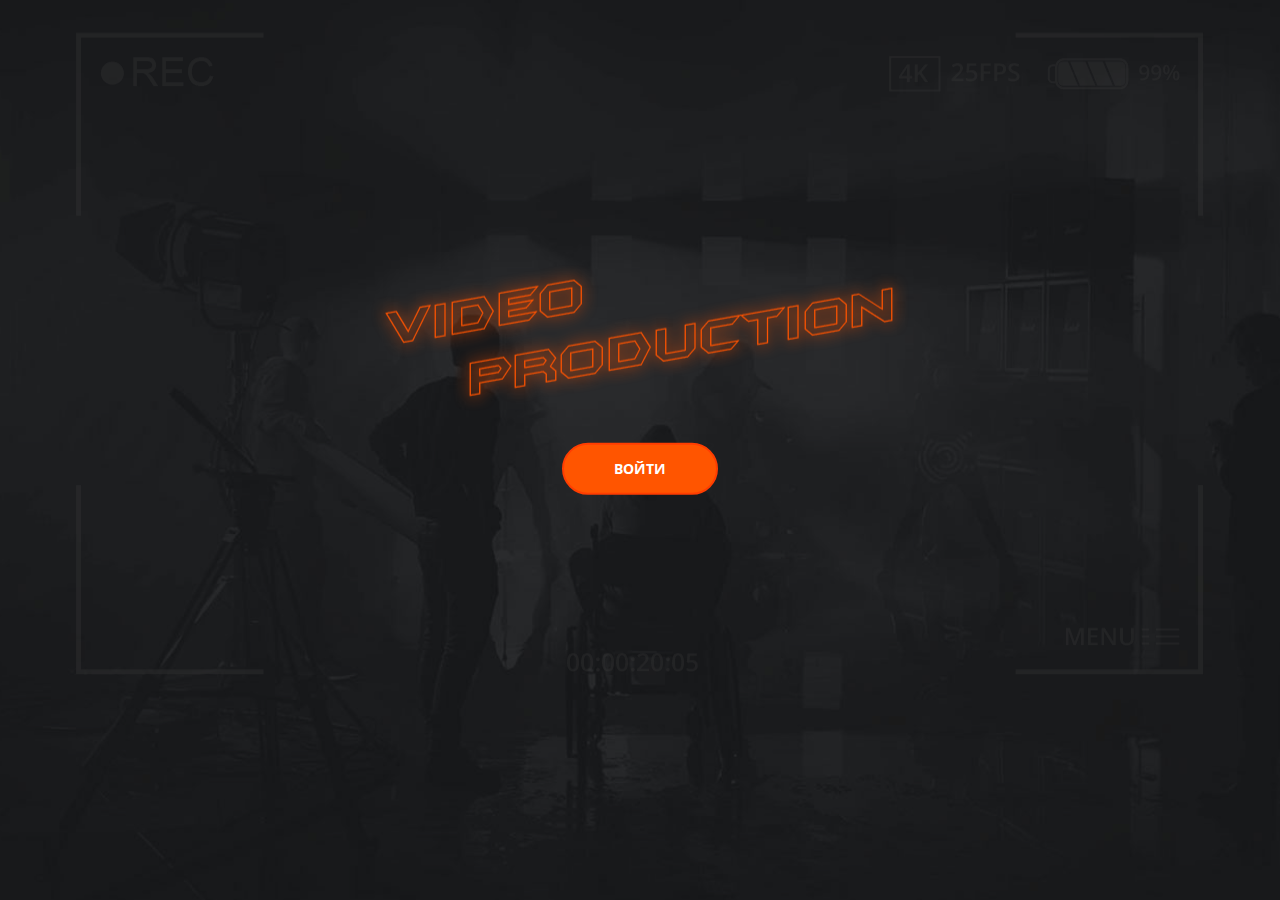
<file: index.html>
<!DOCTYPE html>
<html lang="en">
<head>
    <meta charset="UTF-8">
    <meta name="viewport" content="width=device-width, initial-scale=1.0, maximum-scale=1.0, user-scalable=0">
    <link href="https://fonts.googleapis.com/css2?family=Open+Sans:wght@400;600;700&display=swap" rel="stylesheet">
    <link rel="stylesheet" href="css/welcome-styles.css">
    <title>Войти</title>
</head>
<body>
    <div class="wrapper wrapper--bg">
        
        <div class="enter">
                <img class="enter__rec" src="img/welcome-img/rec.png" alt="">
                <img class="enter__logo" src="img/welcome-img/лого.png" alt="">
                <a href="main.html" class="details">Войти</a>
        </div>
    </div>
</body>
</html>
</file>
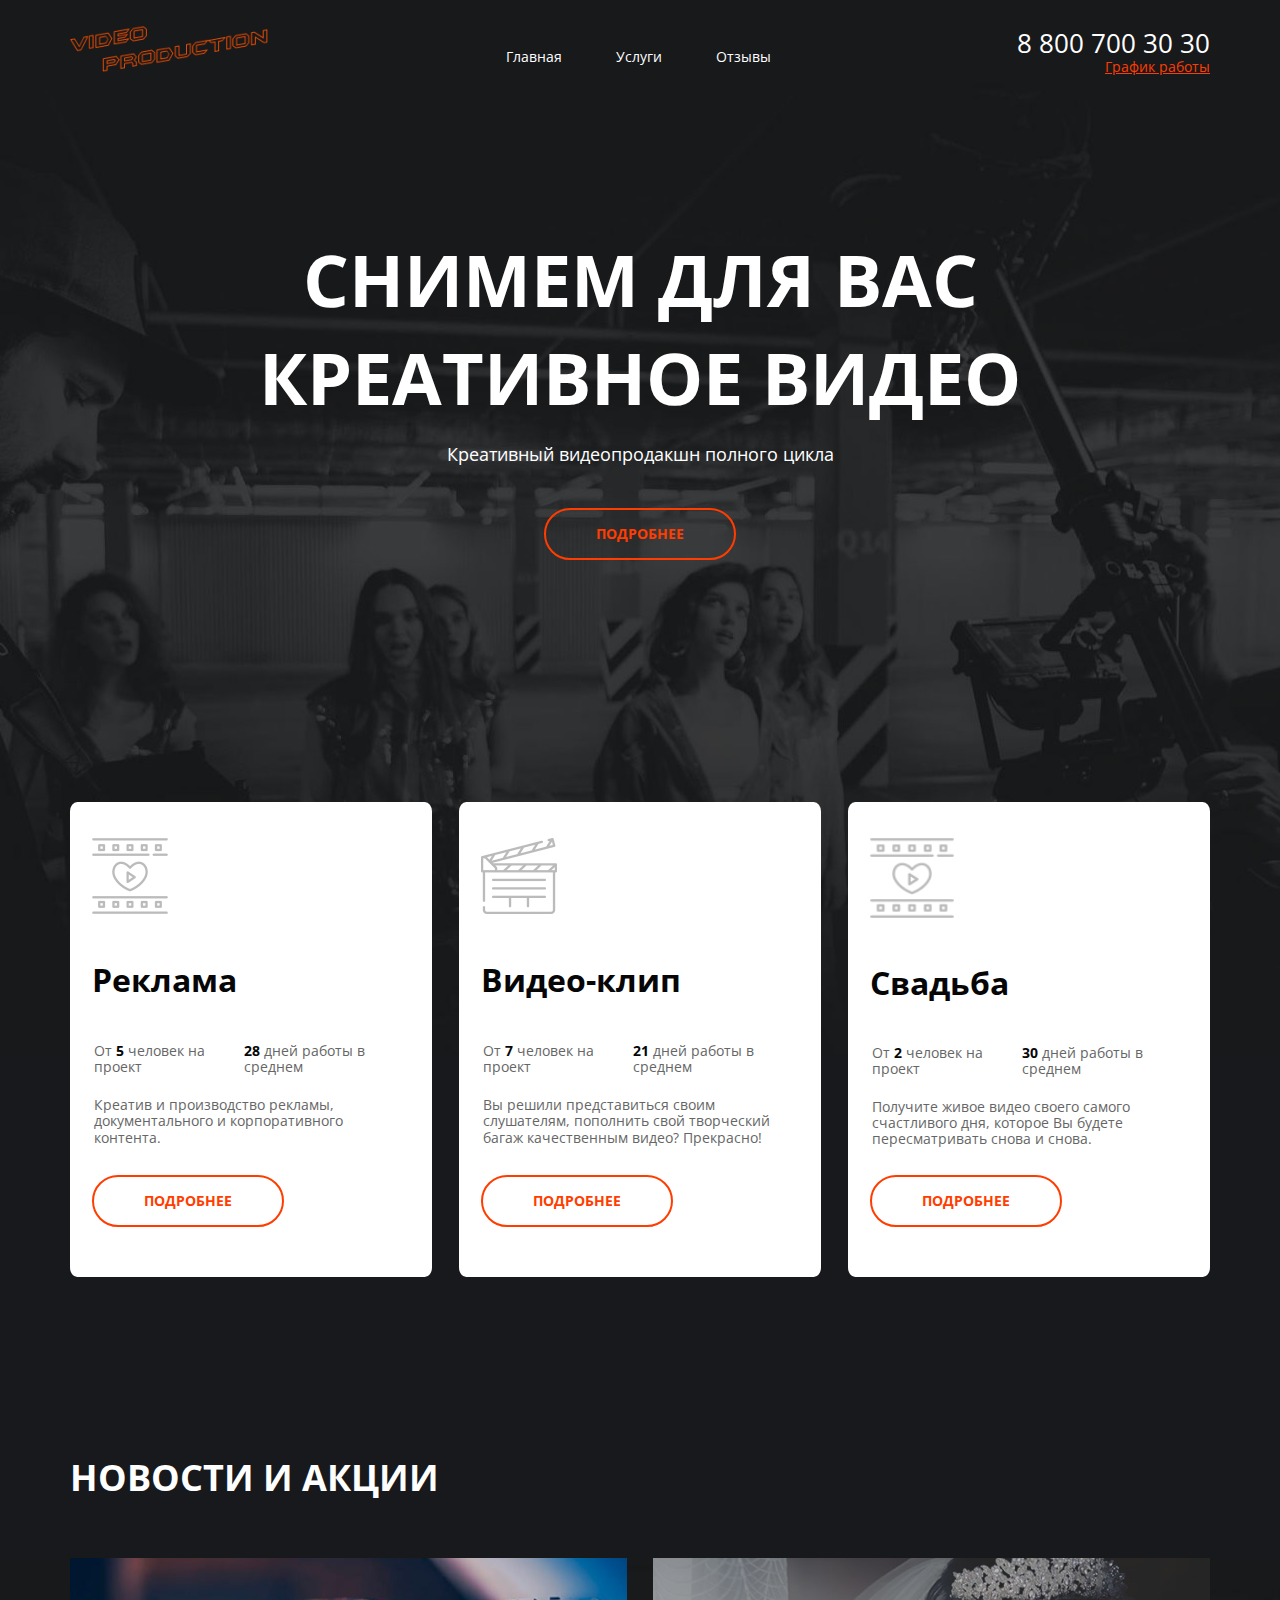
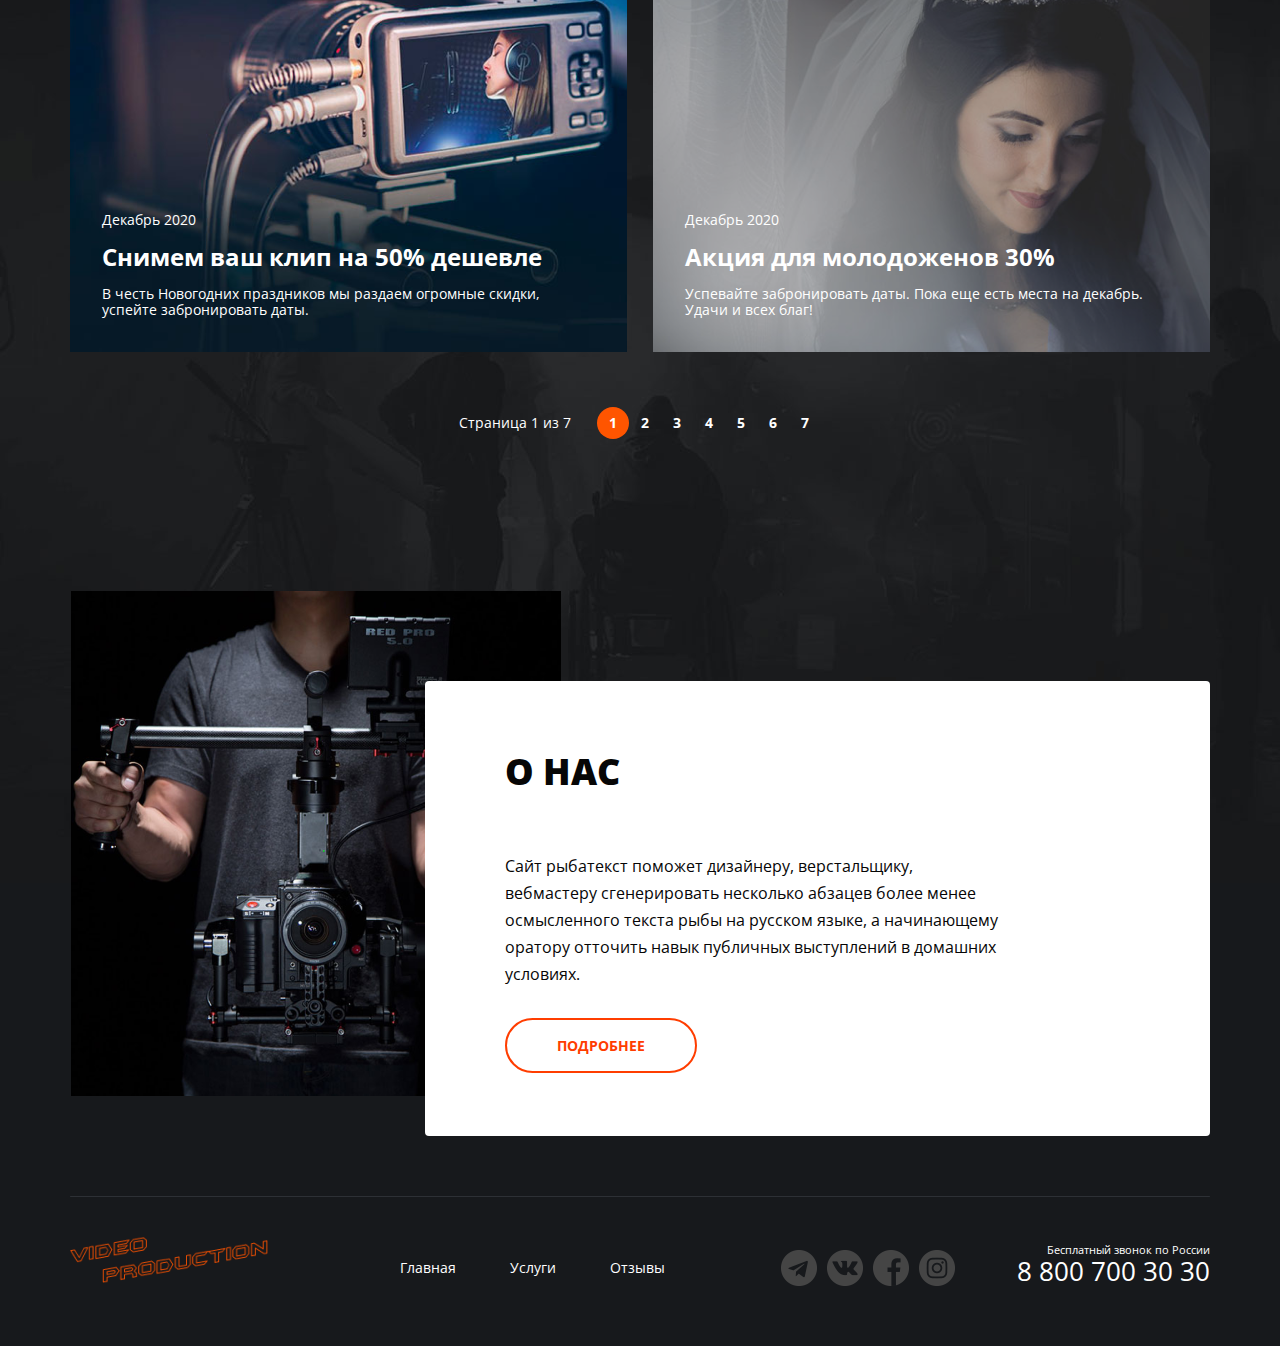
<file: main.html>
<!DOCTYPE html>
<html lang="ru">

<head>
    <meta charset="UTF-8">
    <meta name="viewport" content="width=device-width, initial-scale=1">
    <link href="https://fonts.googleapis.com/css2?family=Open+Sans:wght@400;600;700&display=swap" rel="stylesheet">
    <link rel="stylesheet" href="css/main.css">
    <title>Видеопродакшн</title>
</head>

<body>
    <div class="wrapper main-page-wrapper">
        <div class="wrapper__content">
            <header class="header">
                <div class="container">
                    <a href="" class="logo">
                        <img src="img/logo.png" alt="Логотип" class="logo__img">
                    </a>

                    <ul class="menu">
                        <li class="menu__button"><a href="main.html" class="menu__link">Главная</a></li>
                        <li class="menu__button"><a href="services.html" class="menu__link">Услуги</a></li>
                        <li class="menu__button"><a href="reviews.html" class="menu__link">Отзывы</a></li>
                    </ul>
                    <address class="contacts">
                        <a href="tel:+78007003030" class="contacts__number">8 800 700 30 30</a>
                        <div class="dropdown">
                            <a class="dropdown__link" href="#">График работы</a>
                            <div class="dropdown__menu">
                                <ul class="dropdown__list">
                                    <li class="dropdown__item"><strong>пн-вс: 09:00 - 20:00</strong></li>
                                    <li class="dropdown__item">Обед: 14:00-14:30</li>
                                </ul>
                            </div>
                        </div>
                        
                    </address>
                </div>

            </header>
            <main>
                <div class="container">
                    <section class="main__who-are">
                        <h1 class="main__header">Снимем для вас креативное видео</h1>
                        <p class="main__how">Креативный видеопродакшн полного цикла</p>
                        <a class="details" href="#more">подробнее</a>
                    </section>
                </div>
                

                <section class="more">
                    <div class="container">
                        <ul class="more__list">
                            <li class="more__item">
                                <div class="more__type-of-service">
                                    <div class="item-img item-img--tv"></div>
                                    <h2>Реклама</h2>
                                    <table>
                                        <tr>
                                            <td>От <strong>5</strong> человек на проект</td>
                                            <td><strong>28</strong> дней работы в среднем</td>
                                        </tr>
                                        <tr>
                                            <td colspan="2">Креатив и производство рекламы, документального и корпоративного
                                                контента.</td>
                                        </tr>
                                    </table>
                                    <a href="" class="details">Подробнее</a>
                                </вш>
                            </li>
                            <li class="more__item">
                                <div class="more__type-of-service">
                                    <div class="item-img item-img--clapper"></div>
                                    <h2>Видео-клип</h2>
                                    <table>
                                        <tr>
                                            <td>От <strong>7</strong> человек на проект</td>
                                            <td><strong>21</strong> дней работы в среднем</td>
                                        </tr>
                                        <tr>
                                            <td colspan="2">Вы решили представиться своим слушателям, пополнить свой творческий багаж качественным видео? Прекрасно!</td>
                                        </tr>
                                    </table>
                                    <a href="" class="details">Подробнее</a>
                                </div>
                            </li>
                            <li>
                                <div class="more__type-of-service">
                                    <img src="img/film.png" alt="" class="item-img">
                                    <h2>Свадьба</h2>
                                    <table>
                                        <tr>
                                            <td>От <strong>2</strong> человек на проект</td>
                                            <td><strong>30</strong> дней работы в среднем</td>
                                        </tr>
                                        <tr>
                                            <td colspan="2">Получите живое видео своего самого счастливого дня, которое Вы
                                                будете пересматривать снова и снова.</td>
                                        </tr>
                                    </table>
                                    <a href="" class="details">Подробнее</a>
                                </div>
                            </li>
                        </ul>
                        
                        
                        
                    </div>

                </section>
                <div class="section">
                    <h2>НОВОСТИ И АКЦИИ</h2>
                    <ul class="news">
                        <li class="news__item">
                            <img src="img/camera.png" alt="" class="news__cover">
                            <div class="news__text-content">
                                <time class="news__date">Декабрь 2020</time>
                                <div class="news__title">
                                    <h3>Снимем ваш клип на 50% дешевле</h3>
                                </div>
                                <div class="news__desc">
                                    В честь Новогодних праздников мы раздаем огромные скидки, успейте забронировать
                                    даты.
                                </div>
                            </div>
                        </li>
                        <li class="news__item">
                            <img src="img/wedding.png" alt="" class="news__cover">
                            <div class="news__text-content">
                                <time class="news__date">Декабрь 2020</time>
                                <div class="news__title">
                                    <h3>Акция для молодоженов 30%</h3>
                                </div>
                                <div class="news__desc">
                                    Успевайте забронировать даты. Пока еще есть места на декабрь. Удачи и всех благ!
                                </div>
                            </div>
                        </li>
                    </ul>
                </div>
                <div class="pager">
                    <div class="pager__display">Страница 1 из 7</div>
                    <ul class="pager__list">
                        <li class="pager__item pager__item--active"><a href="" class="pager__link">1</a></li>
                        <li class="pager__item"><a href="" class="pager__link">2</a></li>
                        <li class="pager__item"><a href="" class="pager__link">3</a></li>
                        <li class="pager__item"><a href="" class="pager__link">4</a></li>
                        <li class="pager__item"><a href="" class="pager__link">5</a></li>
                        <li class="pager__item"><a href="" class="pager__link">6</a></li>
                        <li class="pager__item"><a href="" class="pager__link">7</a></li>
                    </ul>
                </div>



                <section class="section">
                    <div class="container">
                        <div class="about">
                            <div class="about__desc">
                                <h2 class="about__title">О НАС</h2>
                                <div class="about_desc-text">
                                    <p>Сайт рыбатекст поможет дизайнеру, верстальщику, вебмастеру сгенерировать
                                        несколько абзацев более менее осмысленного текста рыбы на русском языке, а
                                        начинающему оратору отточить навык публичных выступлений в домашних условиях.
                                    </p>
                                </div>
                                <a href="" class="details">подробнее</a>
                            </div>
                        </div>
                    </div>
                </section>

        </div>

        </main>
    </div>

    <footer class="footer-container">
        
        
        <div class="footer">
            <hr>
            
            <div class="container">
                <a href="" class="logo">
                    <img src="img/logo.png" alt="Логотип" class="logo__img">
                </a>
                <ul class="menu">
                    <li class="menu__button"><a href="main.html" class="menu__link">Главная</a></li>
                    <li class="menu__button"><a href="services.html" class="menu__link">Услуги</a></li>
                    <li class="menu__button"><a href="reviews.html" class="menu__link">Отзывы</a></li>
                </ul>
                <ul class="socials">
                    <li class="socials__item socials__item--icon--tg">
                        <a href="" class="socials__link"></a>
                    </li>
                    <li class="socials__item socials__item--icon--vk">
                        <a href="" class="socials__link"></a>
                    </li>
                    <li class="socials__item socials__item--icon--fb">
                        <a href="" class="socials__link"></a>
                    </li>
                    <li class="socials__item socials__item--icon--in">
                        <a href="" class="socials__link"></a>
                    </li>
                </ul>
                <address class="contacts">
                    <div class="contacts__desc">Бесплатный звонок по России</div>
                    <a href="tel:+78007003030" class="contacts__number">8 800 700 30 30</a>
                </address>
            </div>
        </div>
    </footer>
    </div>
</body>
</html>
</file>
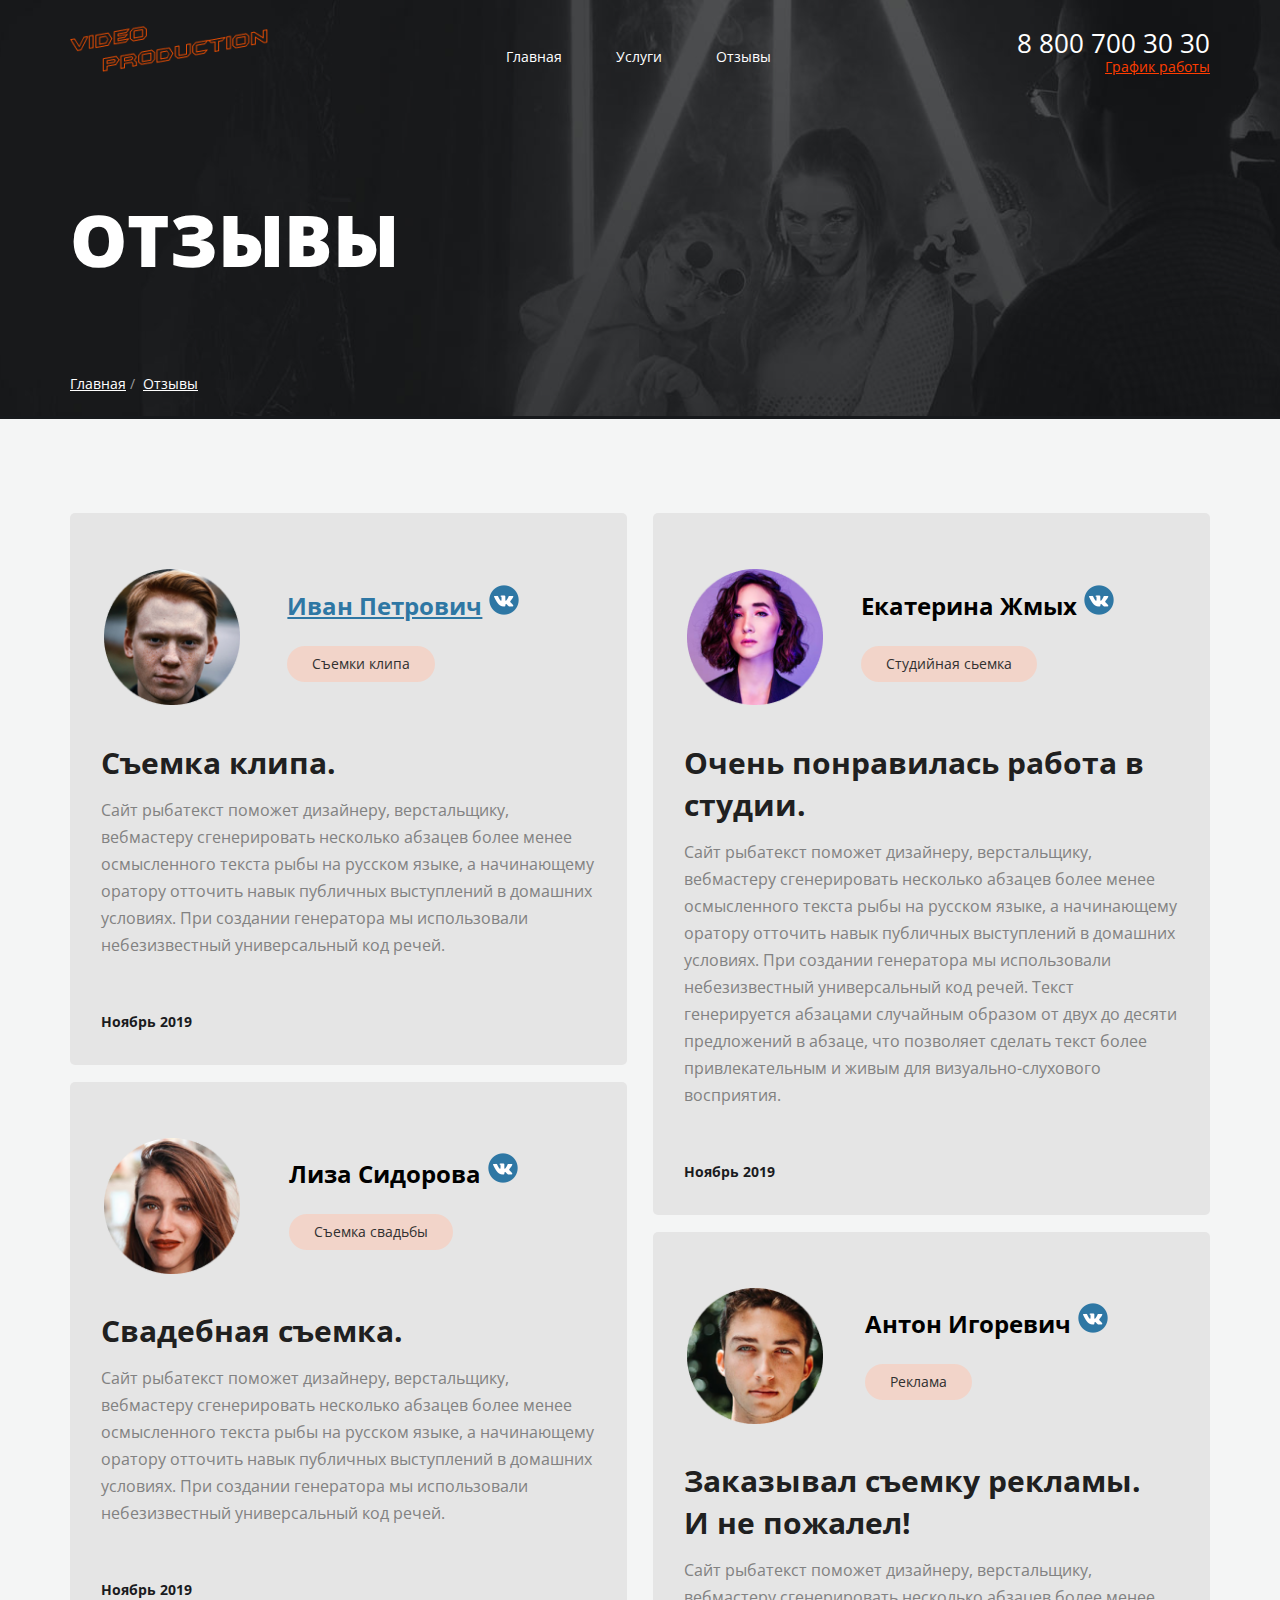
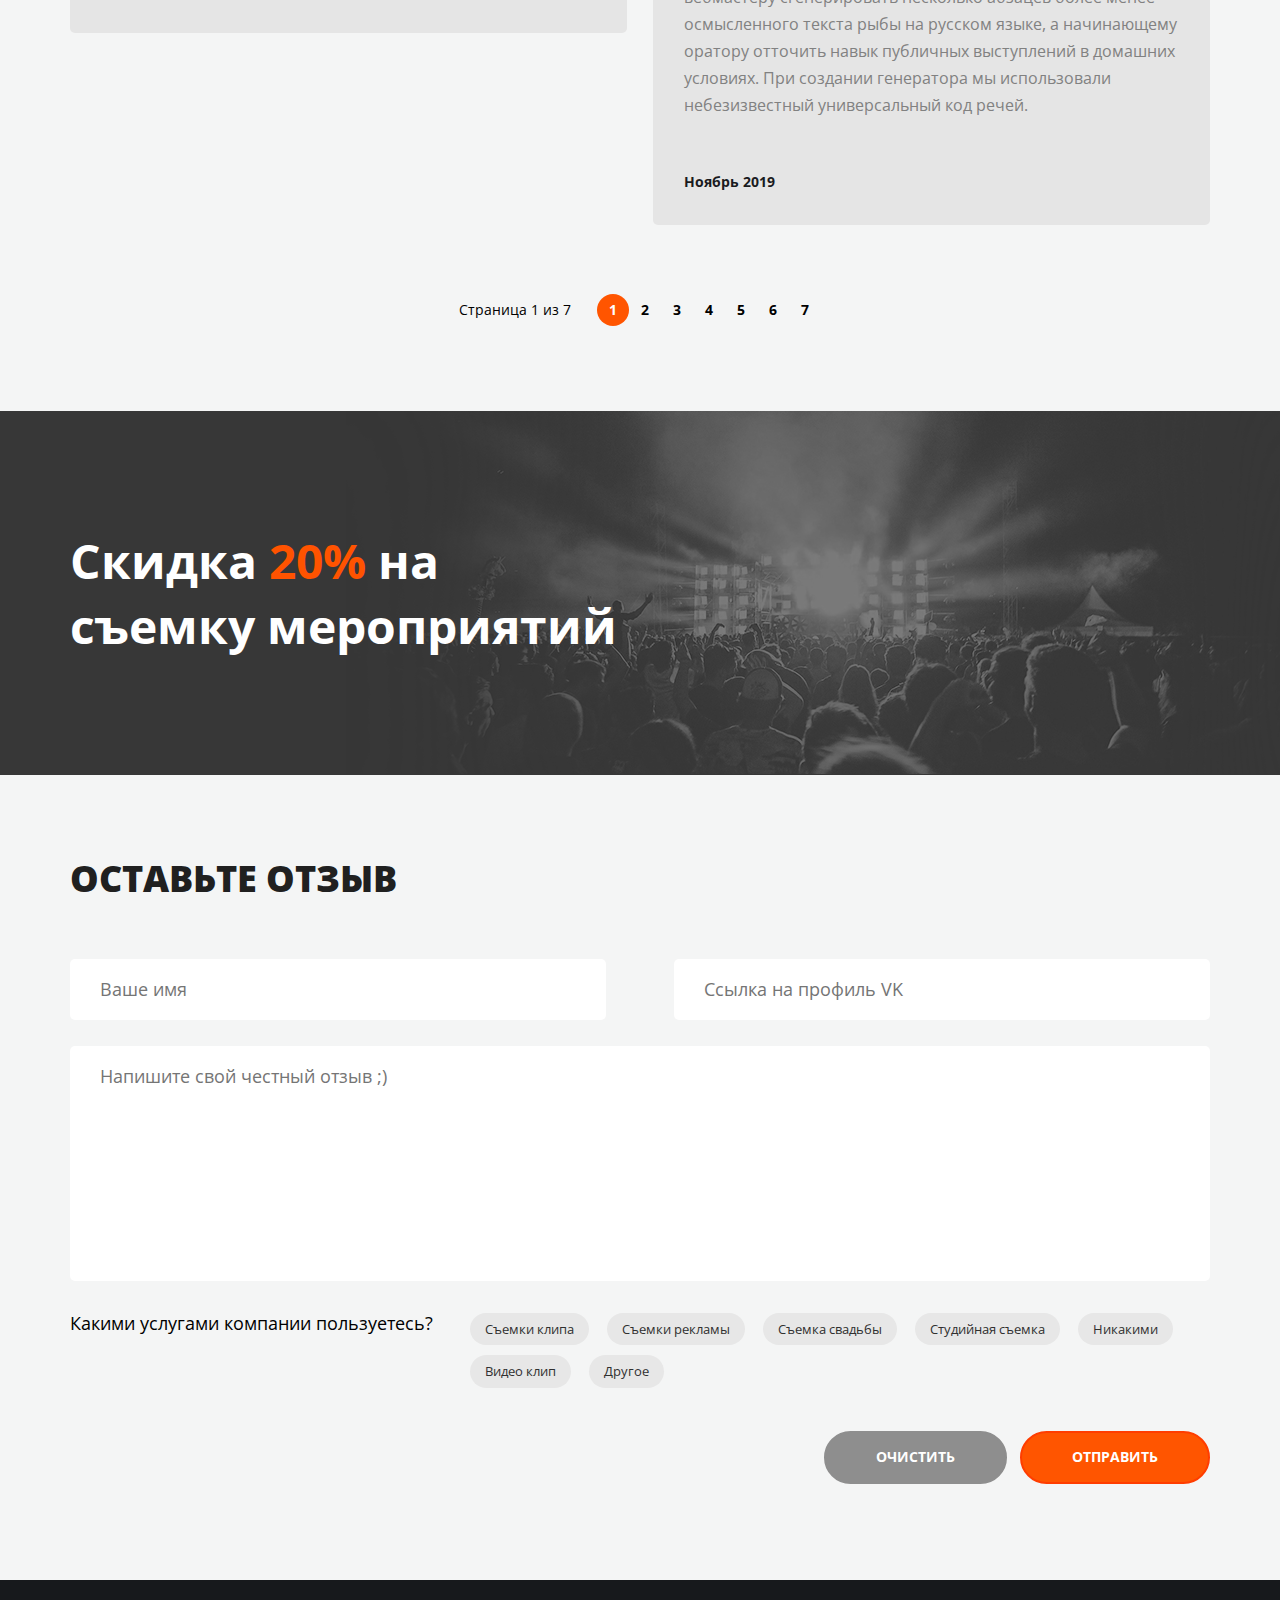
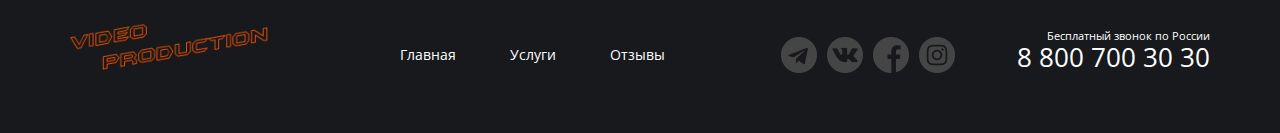
<file: reviews.html>
<!DOCTYPE html>
<html lang="en">
<head>
    <meta charset="UTF-8">
    <meta name="viewport" content="width=device-width, initial-scale=1.0">
    <link href="https://fonts.googleapis.com/css2?family=Open+Sans:wght@400;600;700;800&display=swap" rel="stylesheet">
    <link rel="stylesheet" href="css/reviews-styles.css">
    <title>Отзывы</title>
</head>
<body>
    <div class="wrapper review-bg--img">
        <header class="header">
            <div class="container">
                <a href="" class="logo">
                    <img src="img/logo.png" alt="Логотип" class="logo__img">
                </a>
                <nav class="nav">
                    <ul class="menu">
                        <li class="menu__button"><a href="main.html" class="menu__link">Главная</a></li>
                        <li class="menu__button"><a href="services.html" class="menu__link">Услуги</a></li>
                        <li class="menu__button"><a href="reviews.html" class="menu__link">Отзывы</a></li>
                    </ul>
                </nav>
                <address class="contacts">
                    <a href="tel:+78007003030" class="contacts__number">8 800 700 30 30</a>
                    <div class="dropdown">
                        <a class="dropdown__link" href="#">График работы</a>
                        <div class="dropdown__menu">
                            <ul class="dropdown__list">
                                <li class="dropdown__item"><strong>пн-вс: 09:00–20:00</strong></li>
                                <li class="dropdown__item">Обед: 14:00–14:30</li>
                            </ul>
                        </div>
                    </div>
                </address>
            </div>
        </header>
        <div class="container">
            <h1 class="main-title">Отзывы</h1>
            <div class="breadcrumbs">
                <ul class="breadcrumbs__list">
                <li class="breadcrumbs__item">
                    <a href="#" class="breadcrumbs__link">Главная</a>
                    <div class="breadcrumbs__separator"> /</div>
                </li>
                <li class="breadcrumbs__active-item">
                    <a href="#" class="breadcrumbs__active-link">Отзывы</a>
                </li>
                </ul>
            </div>
        </div>

        <main class="main">
            <div class="container">
                <section class="review">
                    
                    
                    <div class="review__list">
                            <ul class="review__col">
                                <li class="review__item">
                                    <table>
                                        <tr>
                                            <td rowspan="2" class="review__img-cell"><img src="img/review/red.png" alt="Фото клиента" class="review__img"></td>
                                            <td><h3 class="review__name review-name--active">Иван Петрович</h3></td>
                                        </tr>
                                        <tr>
                                            <td class="review__type-cell"><div class="review__type">Съемки клипа</div></td>
                                        </tr>
                                    </table>
                                    <div class="review__text">
                                        <h2 class="review__title">Съемка клипа.</h2>
                                        <div class="review__desc">Сайт рыбатекст поможет дизайнеру, верстальщику, вебмастеру сгенерировать несколько абзацев более менее осмысленного текста рыбы на русском языке, а начинающему оратору отточить навык публичных выступлений в домашних условиях. При создании генератора мы использовали небезизвестный универсальный код речей.</div>
                                    </div>
                                    <time class="review__date">Ноябрь 2019</time>
                                </li>
                                <li class="review__item">
                                    <table>
                                        <tr>
                                            <td rowspan="2" class="review__img-cell"><img src="img/review/shemale.png" alt="Фото клиента" class="review__img"></td>
                                            <td><h3 class="review__name">Лиза Сидорова</h3></td>
                                        </tr>
                                        <tr>
                                            <td class="review__type-cell"><div class="review__type">Съемка свадьбы</div></td>
                                        </tr>
                                    </table>
                                    <div class="review__text">
                                        <h2 class="review__title">Свадебная съемка.</h2>
                                        <div class="review__desc">Сайт рыбатекст поможет дизайнеру, верстальщику, вебмастеру сгенерировать несколько абзацев более менее осмысленного текста рыбы на русском языке, а начинающему оратору отточить навык публичных выступлений в домашних условиях. При создании генератора мы использовали небезизвестный универсальный код речей.</div>
                                    </div>
                                    <time class="review__date">Ноябрь 2019</time>
                                </li>
                                
                            </ul>
                            
                            <ul class="review__col">
                                <li class="review__item">
                                    <table>
                                        <tr>
                                            <td rowspan="2" class="review__img-cell"><img src="img/review/zhmykh.png" alt="Фото клиента" class="review__img"></td>
                                            <td><h3 class="review__name">Екатерина Жмых</h3></td>
                                        </tr>
                                        <tr>
                                            <td class="review__type-cell"><div class="review__type">Студийная сьемка</div></td>
                                        </tr>
                                    </table>
                                    <div class="review__text">
                                        <h2 class="review__title">Очень понравилась работа
                                            в студии.</h2>
                                        <div class="review__desc">Сайт рыбатекст поможет дизайнеру, верстальщику, вебмастеру сгенерировать несколько абзацев более менее осмысленного текста рыбы на русском языке, а начинающему оратору отточить навык публичных выступлений в домашних условиях. При создании генератора мы использовали небезизвестный универсальный код речей. Текст генерируется абзацами случайным образом от двух до десяти предложений в абзаце, что позволяет сделать текст более привлекательным и живым для визуально-слухового восприятия.</div>
                                    </div>
                                    <time class="review__date">Ноябрь 2019</time>
                                </li>
                                <li class="review__item">
                                    <table>
                                        <tr>
                                            <td rowspan="2" class="review__img-cell"><img src="img/review/normi.png" alt="Фото клиента" class="review__img"></td>
                                            <td><h3 class="review__name">Антон Игоревич</h3></td>
                                        </tr>
                                        <tr>
                                            <td class="review__type-cell"><div class="review__type">Реклама</div></td>
                                        </tr>
                                    </table>
                                    <div class="review__text">
                                        <h2 class="review__title">Заказывал съемку рекламы. <br>
                                            И не пожалел!</h2>
                                        <div class="review__desc">Сайт рыбатекст поможет дизайнеру, верстальщику, вебмастеру сгенерировать несколько абзацев более менее осмысленного текста рыбы на русском языке, а начинающему оратору отточить навык публичных выступлений в домашних условиях. При создании генератора мы использовали небезизвестный универсальный код речей.</div>
                                    </div>
                                    <time class="review__date">Ноябрь 2019</time>
                                </li>
                            </ul>
                        </div>

                        <div class="pager">
                            <div class="pager__display">Страница 1 из 7</div>
                            <ul class="pager__list">
                                <li class="pager__item pager__item--active"><a href="" class="pager__link">1</a></li>
                                <li class="pager__item"><a href="" class="pager__link">2</a></li>
                                <li class="pager__item"><a href="" class="pager__link">3</a></li>
                                <li class="pager__item"><a href="" class="pager__link">4</a></li>
                                <li class="pager__item"><a href="" class="pager__link">5</a></li>
                                <li class="pager__item"><a href="" class="pager__link">6</a></li>
                                <li class="pager__item"><a href="" class="pager__link">7</a></li>
                            </ul>
                        </div>
                    </div>
                </section>
                <section class="discount discount__bg">
                    <div class="discount__bg">
                        <div class="discount__img">
                            <div class="container">
                                <h2 class="discount__title">Скидка <span>20%</span> на съемку мероприятий</h2>
                            </div>
                        </div>
                    </div>         
                </section>
                <setction class="form">
                    <div class="container">
                        <h2 class="form__title">
                            Оставьте отзыв
                        </h2>
                        <form action="" class="form__body">
                            <div class="form__contacts">
                                <input class="form__input" type="text" name="name" placeholder="Ваше имя">
                                <input class="form__input" type="text" name="email" placeholder="Ссылка на профиль VK">
                                <textarea class="form__text" placeholder="Напишите свой честный отзыв ;)"></textarea>
                            </div>
                            <div class="form__services">
                                <div class="form__service-q">
                                    Какими услугами компании пользуетесь?
                                </div>
                                <div class="form__checklist">
                                    
                                        <label for="ser1">
                                            <input type="checkbox" name="" id="ser1" class="ser1">
                                            <div class="form__checkbox">Съемки клипа</div>
                                        </label>
                                    
                                        <label for="ser2">
                                            <input type="checkbox" name="ser2" id="ser2" class="ser2">
                                            <div class="form__checkbox">Съемки рекламы</div>
                                        </label>
                
                                        <label for="ser3">
                                            <input type="checkbox" name="ser3" id="ser3">
                                            <div class="form__checkbox">Съемка свадьбы</div>
                                        </label>
                                    
                                        <label for="ser4">
                                            <input type="checkbox" name="ser4" id="ser4">
                                            <div class="form__checkbox">Студийная съемка</div>
                                        </label>
                                    
                                        <label for="ser5">
                                            <input type="checkbox" name="ser5" id="ser5">
                                            <div class="form__checkbox">Никакими</div>
                                        </label>
                                    
                                        <label for="ser6">
                                            <input type="checkbox" name="ser6" id="ser6">
                                            <div class="form__checkbox">Видео клип</div>
                                        </label>
                                    
                                        <label for="ser7">
                                            <input type="checkbox" name="ser7" id="ser7">
                                            <div class="form__checkbox">Другое</div>
                                        </label>
                                    
                                </div>
                                
                            </div>
                            <div class="form__buttons">
                                <button class="details reset-btn" type="reset">очистить</button>
                                <button class="details submit-btn" type="submit">отправить</button>
                            </div>
                        </form>
                    </div>
                    
                </setction>
            
        </main>

        <footer class="footer">
            <div class="container">
                <a href="" class="logo">
                    <img src="img/logo.png" alt="Логотип" class="logo__img">
                </a>
                <ul class="menu">
                    <li class="menu__button"><a href="main.html" class="menu__link">Главная</a></li>
                    <li class="menu__button"><a href="services.html" class="menu__link">Услуги</a></li>
                    <li class="menu__button"><a href="reviews.html" class="menu__link">Отзывы</a></li>
                </ul>
                <ul class="socials">
                    <li class="socials__item socials__item--icon--tg">
                        <a href="" class="socials__link"></a>
                    </li>
                    <li class="socials__item socials__item--icon--vk">
                        <a href="" class="socials__link"></a>
                    </li>
                    <li class="socials__item socials__item--icon--fb">
                        <a href="" class="socials__link"></a>
                    </li>
                    <li class="socials__item socials__item--icon--in">
                        <a href="" class="socials__link"></a>
                    </li>
                </ul>
                <address class="contacts">
                    <div class="contacts__desc">Бесплатный звонок по России</div>
                    <a href="tel:+78007003030" class="contacts__number">8 800 700 30 30</a>
                </address>
            </div>
        </footer>
    </div>
</body>
</html>
</file>
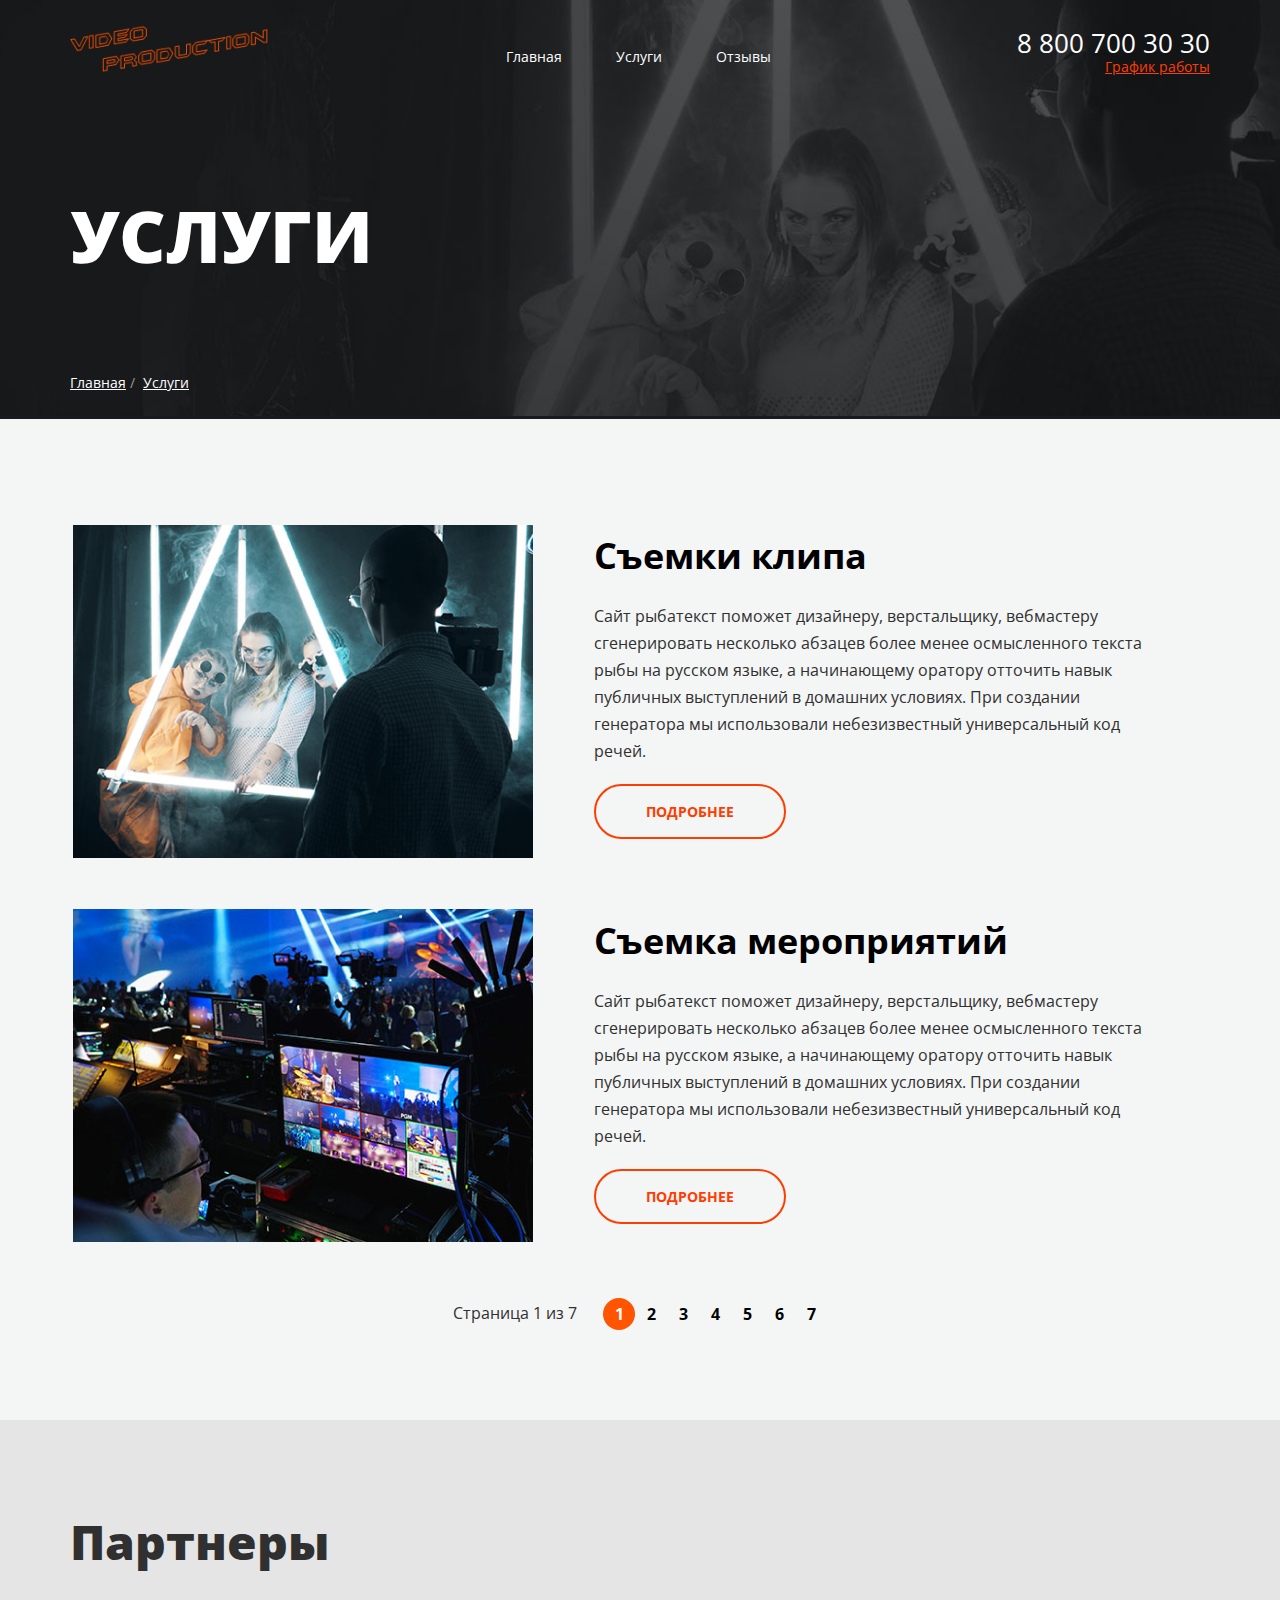
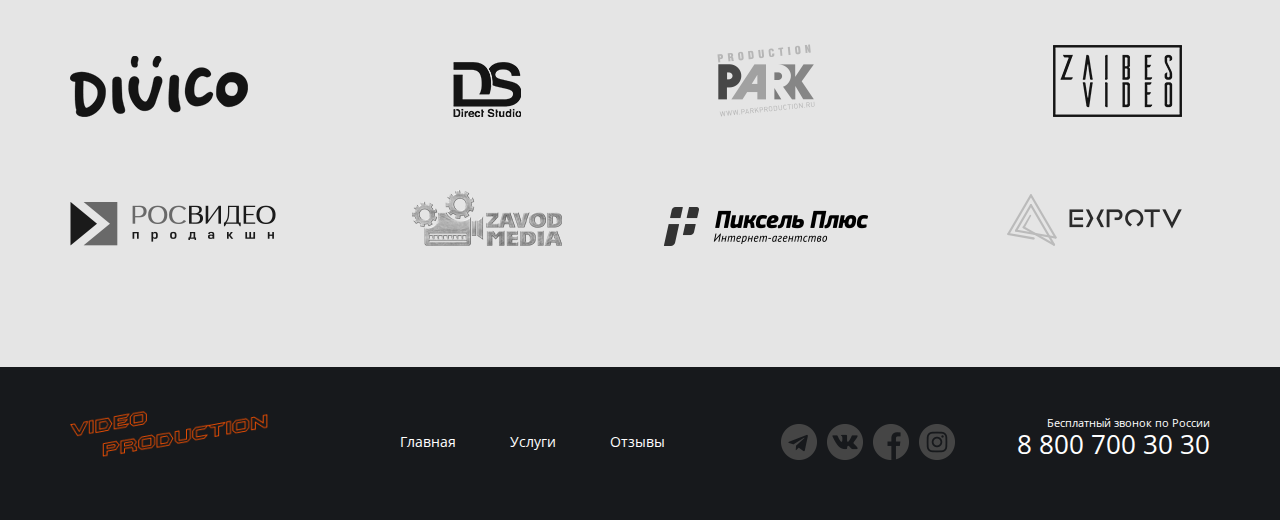
<file: services.html>
<!DOCTYPE html>
<html lang="en">
<head>
    <meta charset="UTF-8">
    <meta name="viewport" content="width=device-width, initial-scale=1.0">
    <link href="https://fonts.googleapis.com/css2?family=Open+Sans:wght@400;600;700&display=swap" rel="stylesheet">
    <link rel="stylesheet" href="css/services.css">
    <title>Услуги</title>
</head>
<body>
    <div class="wrapper service-bg--img">
        <header class="header">
            <div class="container">
                <a href="" class="logo">
                    <img src="img/logo.png" alt="Логотип" class="logo__img">
                </a>
                <nav class="nav">
                    <ul class="menu">
                        <li class="menu__button"><a href="main.html" class="menu__link">Главная</a></li>
                        <li class="menu__button"><a href="services.html" class="menu__link">Услуги</a></li>
                        <li class="menu__button"><a href="reviews.html" class="menu__link">Отзывы</a></li>
                    </ul>
                </nav>
                <address class="contacts">
                    <a href="tel:+78007003030" class="contacts__number">8 800 700 30 30</a>
                    <div class="dropdown">
                        <a class="dropdown__link" href="#">График работы</a>
                        <div class="dropdown__menu">
                            <ul class="dropdown__list">
                                <li class="dropdown__item"><strong>пн-вс: 09:00 - 20:00</strong></li>
                                <li class="dropdown__item">Обед: 14:00-14:30</li>
                            </ul>
                        </div>
                    </div>
                </address>
            </div>
        </header>

        
            <div class="container">
                <h1 class="service-title">Услуги</h1>
                <div class="breadcrumbs">
                    <ul class="breadcrumbs__list">
                    <li class="breadcrumbs__item">
                        <a href="#" class="breadcrumbs__link">Главная</a>
                        <div class="breadcrumbs__separator"> /</div>
                    </li>
                    <li class="breadcrumbs__active-item">
                        <a href="#" class="breadcrumbs__active-link">Услуги</a>
                    </li>
                    </ul>
                </div>
            </div>

        <main class="main">
            <div class="container">
                <ul class="service">
                    <li class="service__item">
                        <article>
                            <table>
                                <tr>
                                    <td rowspan="3">
                                        <img src="img/services-img/girls.png" alt="Иллюстрация статьи" class="service__img">
                                    </td>
                                    <td class="service__title-cell">
                                        <h2 class="service__title">Съемки клипа</h2>
                                    </td>
                                </tr>
                                <tr>
                                    <td class="service__desc-cell">
                                        <p class="service__desc">Сайт рыбатекст поможет дизайнеру, верстальщику, вебмастеру сгенерировать несколько абзацев более менее осмысленного текста рыбы на русском языке, а начинающему оратору отточить навык публичных выступлений в домашних условиях. При создании генератора мы использовали небезизвестный универсальный код речей. </p>
                                    </td>
                                </tr>
                                <tr>
                                    <td class="details-cell">
                                        <a class="details" href="#more">подробнее</a>
                                    </td>
                                </tr>
                            </table>
                        </article>
                    </li>
                    <li class="service__item">
                        <article>
                            <table>
                                <tr>
                                    <td rowspan="3">
                                        <img src="img/services-img/engineer.png" alt="Иллюстрация статьи" class="service__img">
                                    </td>
                                    <td class="service__title-cell">
                                        <h2 class="service__title">Съемка мероприятий</h2>
                                    </td>
                                </tr>
                                <tr>
                                    <td class="service__desc-cell">
                                        <p class="service__desc">Сайт рыбатекст поможет дизайнеру, верстальщику, вебмастеру сгенерировать несколько абзацев более менее осмысленного текста рыбы на русском языке, а начинающему оратору отточить навык публичных выступлений в домашних условиях. При создании генератора мы использовали небезизвестный универсальный код речей. </p>
                                    </td>
                                </tr>
                                <tr>
                                    <td class="details-cell">
                                        <a class="details" href="#more">подробнее</a>
                                    </td>
                                </tr>
                            </table>
                        </article>
                    </li>
                </ul>
                <div class="pager">
                    <div class="pager__display">Страница 1 из 7</div>
                    <ul class="pager__list">
                        <li class="pager__item pager__item--active"><a href="" class="pager__link">1</a></li>
                        <li class="pager__item"><a href="" class="pager__link">2</a></li>
                        <li class="pager__item"><a href="" class="pager__link">3</a></li>
                        <li class="pager__item"><a href="" class="pager__link">4</a></li>
                        <li class="pager__item"><a href="" class="pager__link">5</a></li>
                        <li class="pager__item"><a href="" class="pager__link">6</a></li>
                        <li class="pager__item"><a href="" class="pager__link">7</a></li>
                    </ul>
                </div>
            </div>
            <section class="partners--bg">
                <div class="container">
                    <h2 class="partners-title">Партнеры</h2>
                    <ul class="patners">
                        <li class="partners__item">
                            <a href="" class="partners__link"><img src="img/services-img/divico.png" alt="Логотип Партнера" class="partenrs__logo"></a>
                        </li>
                        <li class="partners__item">
                            <a href="" class="partners__link"><img src="img/services-img/ds.png" alt="Логотип Партнера" class="partenrs__logo"></a>
                        </li>
                        <li class="partners__item">
                            <a href="" class="partners__link"><img src="img/services-img/park.png" alt="Логотип Партнера" class="partenrs__logo"></a>
                        </li>
                        <li class="partners__item">
                            <a href="" class="partners__link"><img src="img/services-img/zvibes.png" alt="Логотип Партнера" class="partenrs__logo"></a>
                        </li>
                        <li class="partners__item">
                            <a href="" class="partners__link"><img src="img/services-img/rosvideo.png" alt="Логотип Партнера" class="partenrs__logo"></a>
                        </li>
                        <li class="partners__item">
                            <a href="" class="partners__link"><img src="img/services-img/zavod.png" alt="Логотип Партнера" class="partenrs__logo"></a>
                        </li>
                        <li class="partners__item">
                            <a href="" class="partners__link"><img src="img/services-img/pixel.png" alt="Логотип Партнера" class="partenrs__logo"></a>
                        </li>
                        <li class="partners__item">
                            <a href="" class="partners__link"><img src="img/services-img/expotv.png" alt="Логотип Партнера" class="partenrs__logo"></a>
                        </li>
                        
                    </ul>
                </div>
            </section>
                  
        </main>

        <footer class="footer">
            <div class="container">
                <a href="" class="logo">
                    <img src="img/logo.png" alt="Логотип" class="logo__img">
                </a>
                <ul class="menu">
                    <li class="menu__button"><a href="index.html" class="menu__link">Главная</a></li>
                    <li class="menu__button"><a href="services.html" class="menu__link">Услуги</a></li>
                    <li class="menu__button"><a href="reviews.html" class="menu__link">Отзывы</a></li>
                </ul>
                <ul class="socials">
                    <li class="socials__item socials__item--icon--tg">
                        <a href="" class="socials__link"></a>
                    </li>
                    <li class="socials__item socials__item--icon--vk">
                        <a href="" class="socials__link"></a>
                    </li>
                    <li class="socials__item socials__item--icon--fb">
                        <a href="" class="socials__link"></a>
                    </li>
                    <li class="socials__item socials__item--icon--in">
                        <a href="" class="socials__link"></a>
                    </li>
                </ul>
                <address class="contacts">
                    <div class="contacts__desc">Бесплатный звонок по России</div>
                    <a href="tel:+78007003030" class="contacts__number">8 800 700 30 30</a>
                </address>
            </div>
        </footer>
    </div>
</body>
</html>
</file>
<file: css/welcome-styles.css>
@import url('layout/normalize.css');
@import url('layout/base.css');


.enter {
    position: relative;
}

.enter__logo {
    position: absolute;
    top: 50%;
    left: 50%;
    transform: translate(-50%, 180%);
    animation: logoAnimation 1.5s;
}
.details {
    background-color:#FF5500;
    color:#fff;
    position: absolute;
    top: 50%;
    left: 50%;
    transform: translate(-50%, 850%);
    animation: enterAnimation 1.5s;
}
.details:hover {
    background-color: #FF3D00;
}

@keyframes logoAnimation{
    0% {
        transform: translate(-50%, 180%) rotate(90deg) scale(0);       
    }
    50% {
        transform: translate(-50%, 180%) rotate(90deg) scale(0)
    }
    90% {
        transform:translate(-50%, 180%) rotate(-10deg) scale(1);
    }
    100% {
        transform:translate(-50%, 180%) rotate(0);
    }
}
@keyframes enterAnimation{
    0% {
        transform: translate(-50%, 850%) rotate(90deg) scale(0);
    }
    50% {
        transform: translate(-50%, 850%) rotate(90deg) scale(0)
    }
    90% {
        transform:translate(-50%, 850%) rotate(-10deg) scale(1);
    }
    100% {
        transform:translate(-50%, 850%) rotate(0);
    }
}
.enter__rec {
    position: absolute;
    top: 50%;
    left: 50%;
    transform: translate(-50%, 5%);
}


.wrapper--bg {
    background: url('../img/welcome-img/bg.png') center no-repeat;
}
</file>
<file: css/main.css>
@import url('layout/normalize.css');
@import url('layout/base.css');
@import url('blocks/paginator.css');
@import url('blocks/header.css');
@import url('blocks/footer.css');




h1 {
    font-size: 72px;
    text-transform: uppercase;
    font-weight: 700;
}
h2, h3 {
    font-weight: 700;
    margin: 15px 0 ;
}

h3 {
    font-size: 24px;
}

main {
    margin-bottom: 53px;
}



table {
    font-weight: 400;
}

th, td {
    padding: 10px 0px;
  }


.about:before {
    content: "";
    display: inline-block;
    padding-left: 0;
    vertical-align: top;
    width: 490px;
    height: 505px;
    background: url(../img/cameraman.png) center left / cover no-repeat;
}

.about__desc {
    background: #fff;
    color: #060606;
    padding: 70px 80px 10px;
    width: 785px; 
    min-height: 455px;
    display: inline-block;
    text-align: left;
    margin-left: -140px;
    margin-top: 90px;
    border-radius: 4px;
}

.about_desc-text {
    padding-bottom: 30px;
    padding-top:0px;
    max-width: 80%;
    line-height: 27px;
    font-size: 16px;
    
}
.about_desc-text p {
    margin-bottom: 20px;
}
.about__title {
    font-weight: 800;
    font-size: 36px;
    margin-top: 0;
}


.cameraman {
    position: absolute;
    z-index: -1;
    bottom: 50px;
    left: 100px;
} 

.container {
    display: flex;
    justify-content: center;
}
.item-img {
    margin-bottom: 16px;
    width: 84px; height: 80px;
}
.item-img--tv {
    background: url('../img/services-sprites.png') -1px -1px;
}
.item-img--clapper {
    width: 76px; height: 76px;
    background: url('../img/services-sprites.png') -87px -1px;
}
.item-img--tv {
    width: 76px; height: 76px;
    background: url('../img/services-sprites.png') -1px -83px;
}

.logo-img {
    text-align: left;
}
.main-page-wrapper {
    background: url(../img/hero.png) center top no-repeat, url(../img/bottom-pic.png) center bottom 306px no-repeat;
}
.main__header {
    margin-top: 55px;
    line-height: 98.05px;
}
.main__how {
    font-size: 18px;
    margin-bottom: 43px;
}
.main__who-are {
    display: flex;
    flex-flow: column;
    align-items: center;
    justify-content: flex-end;
    min-height: 304px;
    margin-top: 100px;
    text-align: center;
    max-width: 70%;
    margin-bottom: 242px;
}

.menu {
    display: flex;
}
.menu__button {
    margin-right: 54px;
}
.menu__link:hover {
    color:#FF3D00;
    transition-duration: 200ms;
}
.more {
    margin-bottom: 180px;
}

.more__list {
    display: inline-flex;
    justify-content: space-around;
}
.more__item {
    margin-right: 27px;
}

.more h2, strong {
    color: #060606;
}
.more h2 {
    font-size: 32px;
}


.more__type-of-service {
    vertical-align: top;
    border-radius: 2%;
    min-height: 475px;
    max-width: 362px;
    padding-left: 22px;
    background: white;
    border: 5px solid #fff;
    color: #666666;
    text-align: left;
    padding: 31px 17px 45px;
    transition-duration: 200ms;
    display: flex;
    flex-direction: column;
    align-items: flex-start;
    justify-content: space-between;
}

.more__type-of-service:hover {
    border:5px solid #CCCCCC;
}

/* .more__type-of-service .details {
    margin-bottom: auto;
}
.more__type-of-service:last-child {
    
} */
.news {
    text-align: left;
    margin-bottom: 55px;
    max-width: 1140px;
    display: flex;
    justify-content: space-between;
}

.news__cover {
    display: block;
    width: 100%;
    height: 100%;
    object-fit: cover;
}
.news__item {
    width: 557px;
    vertical-align: top;
    position: relative;
}
.news__text-content {
    position: absolute;
    left: 0;
    right: 0;
    bottom: 0;
    padding: 0px 32px 26px 32px;
    text-align: left;
    min-height: 140px;
}

.section {
    margin: 0 auto;
    width: 1140px;
}
.section h2 {
    text-align: left;
    font-size: 36px;
    margin-bottom: 60px;
}
</file>
<file: css/reviews-styles.css>
@import url('layout/normalize.css');
@import url('layout/base.css');
@import url('blocks/paginator.css');
@import url('blocks/header.css');
@import url('blocks/footer.css');
@import url('blocks/breadcrumbs.css');


button[type=reset]:focus {
    outline: none;
}
button[type=submit]:focus {
    outline: none;
}
label input[type=checkbox] {
	display: none;
}

textarea:focus {
    outline: 1px solid #CCCCCC;
}
input[type=text]:focus {
    outline: 1px solid #CCCCCC;
}

label {
    font-size: 13px;
}

span {
    color:#FF5300;
    ;
}
main {
    background: #F4F5F5;
    padding-bottom: 96px;
}
textarea {
    resize: none;
}

.breadcrumbs {
    margin-top: 95px;
}

.discount__bg {
    background: #373737;
}
.discount__img{ 
    padding: 117px 0;
    background: url('../img/review/party.png') center right no-repeat;
}
.discount__title {
font-size: 48px;
font-weight: 700;
line-height: 65px;
text-align: left;
width: 48%;
}

.footer .container {
    margin-top: 44px;
}
.form__body {
    font-size: 18px;   
    color: black;
}
.form__contacts {
    display: flex;
    flex-wrap: wrap;
    justify-content: space-between;
    margin-bottom: 32px;
}
.form__input, .form__text {
    padding: 20px 30px;
    border-radius: 5px;
    border: none;
}
.form__input, .form__text:active {
    border: 1px #ccc;
}
.form__input {
    width:47%;
    margin-bottom: 26px;
}
.form__text {
    width: 100%;
    min-height:235px;
}
.form__checklist {
    display: inline-flex;
    justify-content: flex-start;
    flex-wrap: wrap;
}
.form__checkbox {
    padding: 9px 15px;
    background: #E7E7E7;
    border-radius: 35px;
    font-size: 13px;
    margin-right: 18px;
    margin-bottom: 10px;
    color: #303030;
    cursor: pointer;
}
#ser1:checked ~ .form__checkbox {
    background: rgb(240, 168, 168);
} 
#ser2:checked ~ .form__checkbox {
    background: rgb(240, 168, 168);
} 
#ser3:checked ~ .form__checkbox {
    background: rgb(240, 168, 168);
} 
#ser4:checked ~ .form__checkbox {
    background: rgb(240, 168, 168);
} 
#ser5:checked ~ .form__checkbox {
    background: rgb(240, 168, 168);
} 
#ser6:checked ~ .form__checkbox {
    background: rgb(240, 168, 168);
} 
#ser7:checked ~ .form__checkbox {
    background: rgb(240, 168, 168);
} 
.form__service-q {
    text-align: left; 
    min-width: 400px;
}
.form__services {
    display: flex;
    justify-content: space-between;
}
.form__title{
    text-align: left;
    text-transform: uppercase;
    color: #202020;
    font-family: Open Sans;
    font-size: 36px;
    font-weight: 800;
    line-height: 49px;
    margin: 79px 0 56px;
}
.submit-btn {
    margin-left: 13px;
    background: #FF5500;
    color:#fff
}
.submit-btn:hover {
    background: #FF3D00;
}
.reset-btn {
    background: #8E8E8E;
    border-color: #8E8E8E;
    color: #fff;
}
.reset-btn:hover {
    background: #2B2B2B;
}
.form__buttons {
    margin-top: 33px;
    display: flex;
    justify-content: flex-end;
}

.review {
    padding: 94px 0 55px;
}
.review__list {
    display: flex;
    justify-content: space-between;
}

.review__item {
    display: flex;
    max-width: 557px;
    margin-bottom: 17px;
    border-radius: 5px;
    flex-direction: column;
    background: #E5E5E5;
    padding: 53px 31px 35px;
} 

.review__subj {
    display: flex;
    align-items: center;
}
.review__name {
    font-size: 24px;
    line-height: 42px;
    font-weight: 700;
    color: black;
    text-align: left;
}
.review__name::after {
    content: url('../img/review/vk-blue\ 1.png');
    margin-left: 7px;
}
.review-name--active {
    text-decoration: underline;
    color: #2E77A4;
}

.review__type {
    background:#F2D4C9;
    color:#303030;
    padding: 10px 25px;
    /* width: 141px; */
    text-align: left;
    border-radius: 35px;
}
.review__type-cell {
    display: flex;
    justify-content: flex-start;
}

.review__img {
    width: 136px;
}

.review__img-cell {
    text-align: left;
}

.review__text {
    margin-top: 25px;
    text-align: left;
}

.review__title {
    font-size: 30px;
    font-weight: 700;
    line-height: 42px;
    color: #202020;
    margin-top: 5px;
}

.review__desc {
    margin-top: 13px;
    font-size: 16px;
    line-height: 27px;
    color: #818181;
}

.review__date {
    margin-top: 55px;
    color: #1A1B1E;
    font-weight: 700;
    text-align: left;
}
.review-bg--img {
    background: url('../img/services-img/top-line.png') center top no-repeat;
}
.main-title {
    font-weight: 800;
    font-size: 72px;
    text-transform: uppercase;
    text-align: left;
    margin-top: 123px;
}

.pager {
    color: #000;
    margin-top: 52px;
    margin-bottom: 30px;
}
.pager__link {
    color: #000;
}
.pager__item--active .pager__link {
    color: #fff;
}
</file>
<file: css/services.css>
@import url('layout/normalize.css');
@import url('layout/base.css');
@import url('blocks/paginator.css');
@import url('blocks/header.css');
@import url('blocks/footer.css');
@import url('blocks/breadcrumbs.css');


main {
    background: #F4F5F5;
}

p {
    padding: 0;
    margin: 0;
}

.breadcrumbs {
    padding-top: 15px;
}

.details-cell {
    padding: 5px 58px 50px;
}

.footer .container {
    margin-top: 44px;
}
.service-bg--img {
    background: url('../img/services-img/top-line.png') center top no-repeat;
}

.service {
    margin-bottom: 40px;
}

.service__desc {
    line-height: 27px;
}

.service__img {
    width: 460px;
    height: 333px;
}

.service__item:nth-child(1) {
     margin-bottom: 25px;
}

.service-title {
    font-weight: 800;
    font-size: 72px;
    text-transform: uppercase;
    text-align: left;
    margin-top: 119px;
}
.service__title {
    font-size: 36px;
    font-weight: 700;
    color: black;
}

.service__title-cell {
    padding: 20px 58px 25px;
}
.service__desc-cell {
    padding: 0 58px 30px;
}


.main {
    color: #303030;
    font-size: 16px;
    
}

.main .container {
    text-align: left;
    display: flex;
    flex-direction: column;
    padding-top: 94px;
}

.pager {
    margin-bottom: 90px;
}
.pager__link {
    color: black;
}
.pager__item--active .pager__link {
    color: white;
    
}

.partners {
    display: flex;
    justify-content: space-between;
    flex-wrap: wrap;
}
.partners__item:nth-child(8) {
    justify-content: flex-end;
}
.partners__item:nth-child(4) {
    justify-content: flex-end;
}
.partners__item:nth-child(2) {
    justify-content: center;
}
.partners__item:nth-child(3) {
    justify-content: center;
}
.partners__item:nth-child(6) {
    justify-content: center;
}
.partners__item:nth-child(7) {
    justify-content: center;
}
.partners--bg {
    background: #E5E5E5;
    padding-bottom: 82px;
}

.partners__item {
    width: 275px;
    flex: 1;
    padding: 35px 0 35px 0;
    filter: grayscale(1);
    transition: 150ms;
}
.partners__item:hover {
    filter: grayscale(0);
}
ul li {
    display: inline-flex;
}

.partners-title {
    font-size: 48px;
    font-weight: 800;
    margin-bottom: 40px;
}
</file>
